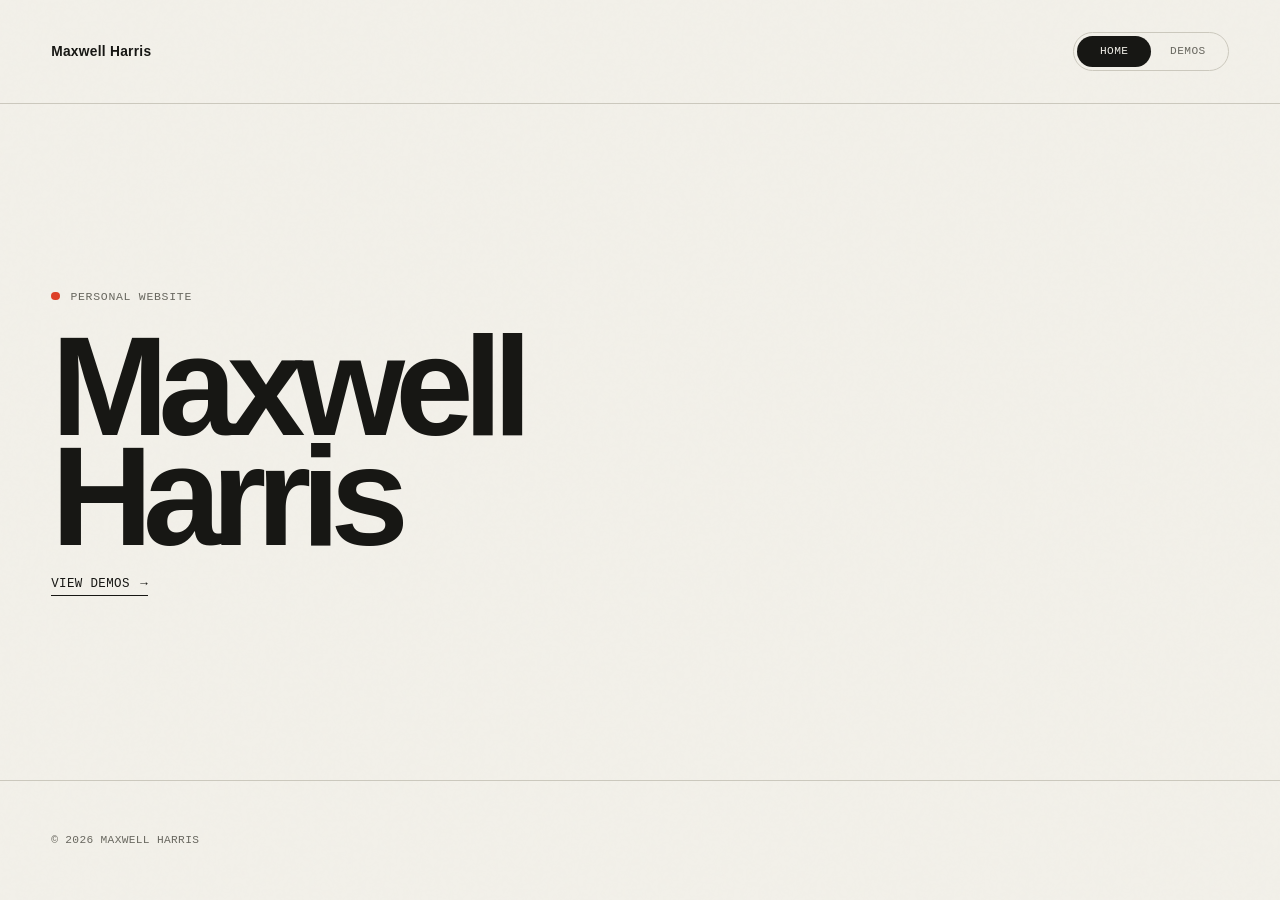
<file: index.html>
<!doctype html>
<html lang="en">
  <head>
    <meta charset="utf-8" />
    <meta name="viewport" content="width=device-width, initial-scale=1" />

    <title>Maxwell Harris</title>
    <meta name="description" content="The personal website of Maxwell Harris." />
    <meta name="theme-color" content="#f2f0e9" />

    <meta property="og:type" content="website" />
    <meta property="og:url" content="https://mjrharris.com/" />
    <meta property="og:title" content="Maxwell Harris" />
    <meta property="og:description" content="The personal website of Maxwell Harris." />

    <link rel="canonical" href="https://mjrharris.com/" />
    <link rel="icon" href="/assets/favicon.svg" type="image/svg+xml" />
    <link rel="manifest" href="/site.webmanifest" />
    <link rel="stylesheet" href="/styles.css" />
    <script src="/scripts/site.js" defer></script>
  </head>

  <body class="home-page">
    <a class="skip-link" href="#main">Skip to content</a>

    <header class="site-header">
      <a class="site-name" href="/">Maxwell Harris</a>

      <nav class="page-picker" aria-label="Pages">
        <a class="is-active" href="/" aria-current="page">Home</a>
        <a href="/demos/">Demos</a>
      </nav>
    </header>

    <main id="main">
      <section class="home-hero" aria-labelledby="hero-heading">
        <p class="eyebrow">Personal website</p>
        <h1 id="hero-heading">Maxwell<br />Harris</h1>
        <a class="text-link" href="/demos/">
          View demos
          <span aria-hidden="true">→</span>
        </a>
      </section>
    </main>

    <footer class="site-footer">
      <p>© <span id="year">2026</span> Maxwell Harris</p>
    </footer>
  </body>
</html>
</file>
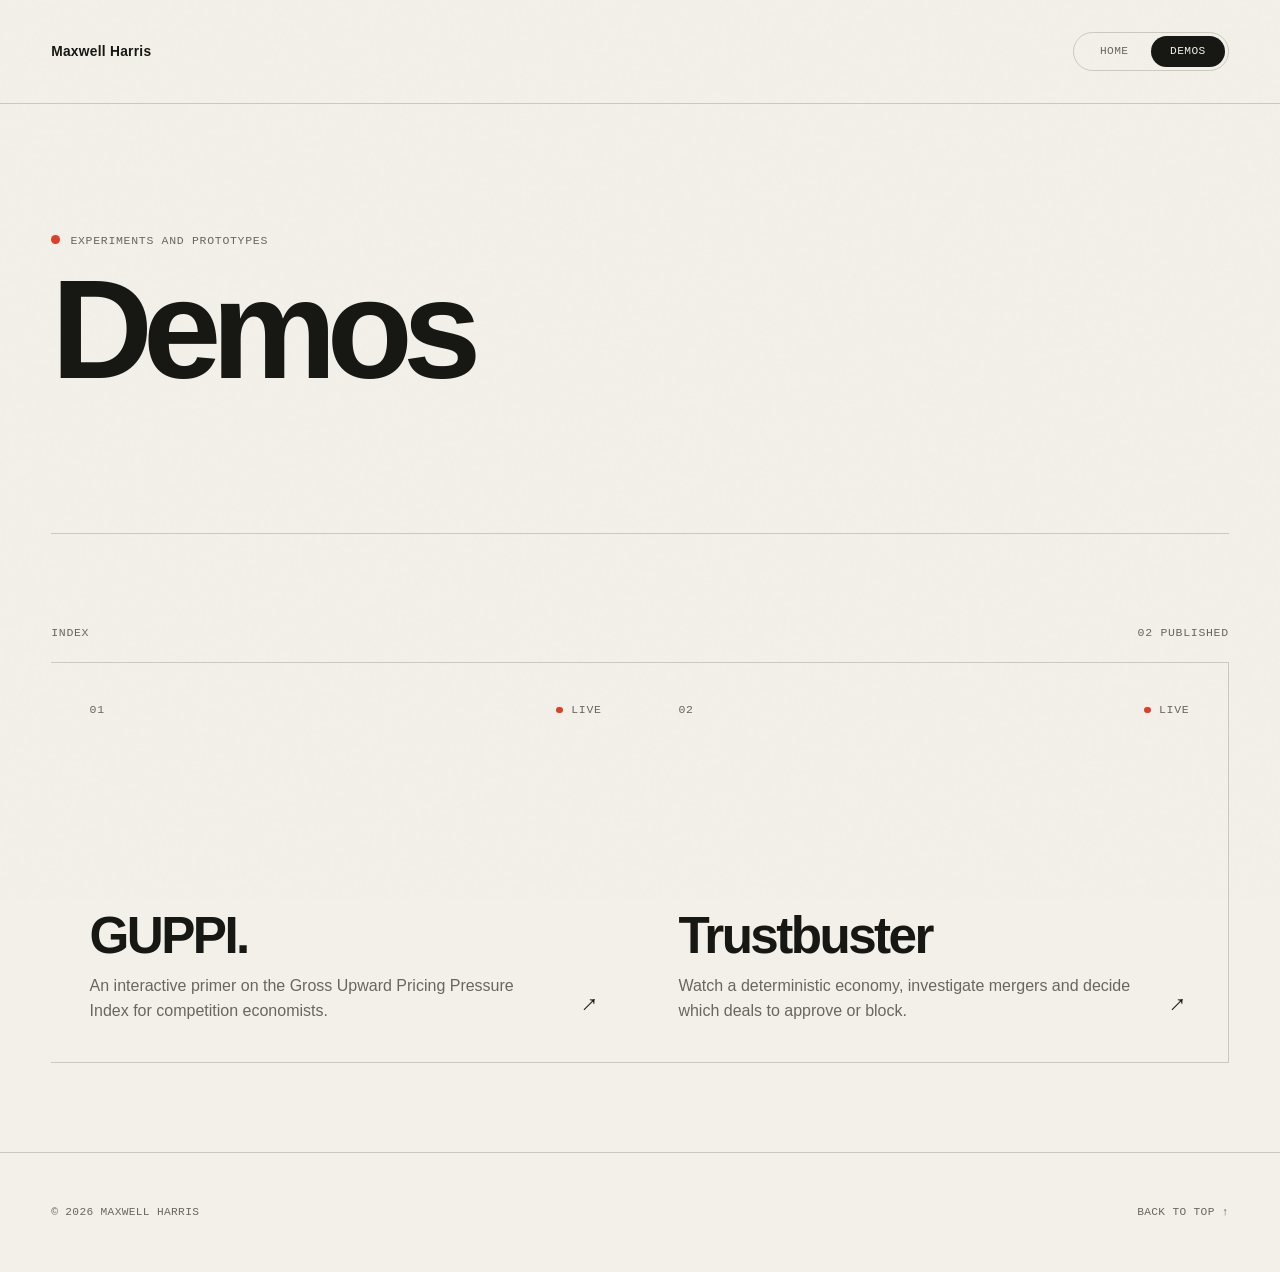
<file: demos/index.html>
<!doctype html>
<html lang="en">
  <head>
    <meta charset="utf-8" />
    <meta name="viewport" content="width=device-width, initial-scale=1" />

    <title>Demos — Maxwell Harris</title>
    <meta
      name="description"
      content="Interactive demos, small tools and working prototypes by Maxwell Harris."
    />
    <meta name="theme-color" content="#f2f0e9" />

    <meta property="og:type" content="website" />
    <meta property="og:url" content="https://mjrharris.com/demos/" />
    <meta property="og:title" content="Demos — Maxwell Harris" />
    <meta
      property="og:description"
      content="Interactive demos, small tools and working prototypes."
    />

    <link rel="canonical" href="https://mjrharris.com/demos/" />
    <link rel="icon" href="/assets/favicon.svg" type="image/svg+xml" />
    <link rel="manifest" href="/site.webmanifest" />
    <link rel="stylesheet" href="/styles.css" />
    <script src="/scripts/site.js" defer></script>
  </head>

  <body class="demos-page">
    <a class="skip-link" href="#main">Skip to content</a>

    <header class="site-header">
      <a class="site-name" href="/">Maxwell Harris</a>

      <nav class="page-picker" aria-label="Pages">
        <a href="/">Home</a>
        <a class="is-active" href="/demos/" aria-current="page">Demos</a>
      </nav>
    </header>

    <main id="main">
      <section class="demos-intro" aria-labelledby="demos-heading">
        <p class="eyebrow">Experiments and prototypes</p>
        <h1 id="demos-heading">Demos</h1>
      </section>

      <section class="demo-index" aria-label="Published demos">
        <div class="demo-index-heading">
          <p>Index</p>
          <p id="demo-count" aria-live="polite"></p>
        </div>

        <div id="demo-grid" class="demo-grid">
          <noscript>
            <p class="empty-state">Enable JavaScript to view the demo index.</p>
          </noscript>
        </div>
      </section>
    </main>

    <footer class="site-footer">
      <p>© <span id="year">2026</span> Maxwell Harris</p>
      <a class="back-to-top" href="#main">Back to top <span aria-hidden="true">↑</span></a>
    </footer>
  </body>
</html>
</file>
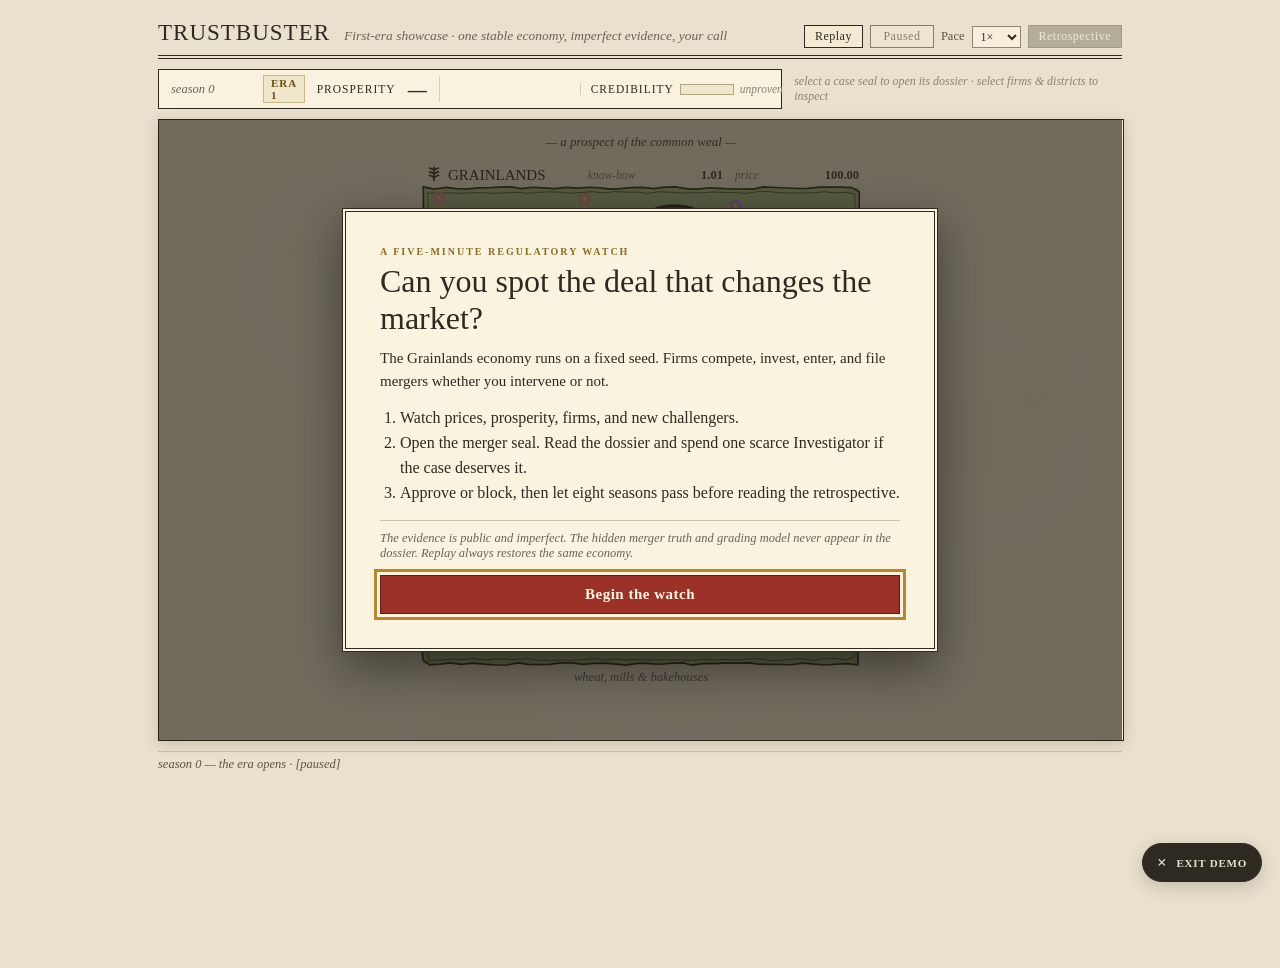
<file: demos/trustbuster/index.html>
<!doctype html>
<html lang="en">
  <head>
    <meta charset="UTF-8" />
    <meta name="viewport" content="width=device-width, initial-scale=1.0" />
    <link rel="icon" href="data:image/svg+xml,%3Csvg xmlns='http://www.w3.org/2000/svg' viewBox='0 0 64 64'%3E%3Crect width='64' height='64' rx='8' fill='%232e2a22'/%3E%3Cpath d='M14 14h36v8H36v30h-8V22H14z' fill='%23e9e1cd'/%3E%3C/svg%3E" />
    <title>Trustbuster — Maxwell Harris</title>
    <meta
      name="description"
      content="A five-minute regulatory watch: investigate mergers in a deterministic economy and decide which deals to approve or block."
    />
    <meta name="theme-color" content="#e9e1cd" />
    <meta property="og:type" content="website" />
    <meta property="og:url" content="https://mjrharris.com/demos/trustbuster/" />
    <meta property="og:title" content="Trustbuster" />
    <meta
      property="og:description"
      content="Watch a deterministic economy, investigate mergers and decide which deals to approve or block."
    />
    <link rel="canonical" href="https://mjrharris.com/demos/trustbuster/" />
    <style>
      /* Register-of-Markets look: aged paper, iron-gall ink, square rules. */
      body {
        margin: 0;
        background: #e9e1cd;
        font-family: "Old Standard TT", Georgia, serif;
        color: #2e2a22;
      }
      a {
        color: #7a5c1e;
      }
      a:hover {
        color: #4a3a12;
      }
      .demo-exit {
        position: fixed;
        right: 18px;
        bottom: 18px;
        z-index: 9999;
        display: inline-flex;
        align-items: center;
        gap: 9px;
        padding: 10px 14px;
        border: 1px solid #2e2a22;
        border-radius: 999px;
        background: #2e2a22;
        color: #e9e1cd;
        box-shadow: 0 5px 18px rgba(46, 42, 34, 0.2);
        font-family: Georgia, serif;
        font-size: 11px;
        font-weight: 700;
        letter-spacing: 0.07em;
        text-decoration: none;
        text-transform: uppercase;
        transition: background 0.15s ease, color 0.15s ease, transform 0.15s ease;
      }
      .demo-exit:hover,
      .demo-exit:focus-visible {
        background: #7a5c1e;
        color: #f7efdb;
        transform: translateY(-2px);
      }
      .demo-exit-mark {
        font-size: 17px;
        line-height: 1;
      }
      button,
      input,
      select {
        font-family: "Old Standard TT", Georgia, serif;
        color: #2e2a22;
      }
      [hidden] {
        display: none !important;
      }
      @media (max-width: 520px) {
        .demo-exit {
          right: 12px;
          bottom: 12px;
          padding: 9px 12px;
        }
        .demo-exit-label {
          position: absolute;
          width: 1px;
          height: 1px;
          padding: 0;
          margin: -1px;
          overflow: hidden;
          clip: rect(0, 0, 0, 0);
          white-space: nowrap;
          border: 0;
        }
      }
      button:focus-visible,
      select:focus-visible,
      .ccard:focus-visible,
      a:focus-visible {
        outline: 3px solid #b8862b;
        outline-offset: 3px;
      }
      button:disabled,
      select:disabled {
        cursor: not-allowed;
        opacity: 0.55;
      }
      #page {
        min-height: 100vh;
        padding: 20px 0 48px;
        display: flex;
        justify-content: center;
      }
      #column {
        width: 964px;
        max-width: 96vw;
        display: flex;
        flex-direction: column;
        gap: 10px;
      }
      /* ---- masthead ---- */
      #masthead {
        display: flex;
        align-items: baseline;
        gap: 14px;
        border-bottom: 4px double #2e2a22;
        padding-bottom: 7px;
        flex-wrap: wrap;
      }
      #masthead .title {
        font-family: "Rye", serif;
        font-size: 23px;
        font-weight: 400;
        letter-spacing: 1px;
        margin: 0;
      }
      #masthead .tagline {
        font-style: italic;
        font-size: 13.5px;
        color: #6b6353;
      }
      #masthead .tagline a {
        font-size: 12px;
      }
      .controls {
        margin-left: auto;
        display: flex;
        gap: 7px;
        align-items: center;
        font-size: 12.5px;
        flex-wrap: wrap;
      }
      .controls label {
        display: flex;
        gap: 5px;
        align-items: center;
        color: #5c5443;
      }
      .controls input {
        background: #f7efdb;
        border: 1px solid #8d8571;
        padding: 2px 5px;
        font-size: 12px;
      }
      .controls select {
        background: #f7efdb;
        border: 1px solid #8d8571;
        padding: 2px 4px;
        font-size: 12px;
      }
      .controls button {
        background: #f2ead3;
        border: 1.3px solid #2e2a22;
        padding: 3px 10px;
        font-size: 12px;
        cursor: pointer;
        letter-spacing: 0.5px;
      }
      .controls button:hover {
        background: #e9dfc2;
      }
      .controls #pause {
        min-width: 64px;
      }
      .controls #finish {
        background: #9c3227;
        color: #f7efdb;
        border-color: #5e1d16;
      }
      .controls #finish:hover {
        background: #7f281f;
      }
      .controls #finish:disabled {
        background: #8a8371;
        border-color: #6b6353;
      }
      /* ---- vitality HUD row ---- */
      #hud-row {
        display: flex;
        align-items: center;
        gap: 12px;
      }
      #hud {
        position: relative;
        display: inline-flex;
        align-items: center;
        background: #f9f2df;
        border: 1.4px solid #2e2a22;
        padding: 5px 12px;
        font-size: 12.5px;
        cursor: default;
      }
      #hud .hud-main {
        display: flex;
        align-items: center;
        gap: 12px;
      }
      #hud .hud-season {
        color: #6b6353;
        min-width: 80px;
        font-style: italic;
      }
      /* Era chip (era state machine): a counter beside the season. */
      #hud .hud-era {
        letter-spacing: 1px;
        font-size: 11px;
        font-weight: 700;
        color: #6b4e12;
        background: #efe6cc;
        border: 1px solid #c9b98a;
        padding: 1px 7px;
      }
      /* Transient banner shown the season an era advances; auto-dismisses. */
      #hud .hud-era-banner {
        position: absolute;
        bottom: calc(100% + 6px);
        left: -1.4px;
        z-index: 30;
        background: #6b4e12;
        color: #f9f2df;
        border: 1.4px solid #2e2a22;
        padding: 5px 12px;
        font-size: 12px;
        font-weight: 700;
        letter-spacing: 1px;
        white-space: nowrap;
        box-shadow: 0 2px 6px rgba(46, 42, 34, 0.3);
      }
      #hud .hud-era-banner[hidden] {
        display: none;
      }
      #hud .hud-vit-label {
        letter-spacing: 1px;
        font-size: 11.5px;
      }
      #hud .hud-vit {
        font-size: 19px;
        line-height: 1;
      }
      #hud .hud-spark {
        display: block;
        border-left: 1px solid #d8cdae;
        padding-left: 8px;
        width: 120px;
        height: 26px;
      }
      /* Credibility meter (M4): the judgment record, display-only. */
      #hud .hud-cred {
        display: flex;
        align-items: center;
        gap: 6px;
        border-left: 1px solid #d8cdae;
        padding-left: 10px;
      }
      #hud .hud-cred-label {
        letter-spacing: 1px;
        font-size: 11.5px;
      }
      #hud .hud-cred-bar {
        position: relative;
        width: 52px;
        height: 9px;
        background: #efe6cc;
        border: 1px solid #b1a582;
        overflow: hidden;
      }
      #hud .hud-cred-fill {
        display: block;
        height: 100%;
        width: 0;
        background: #7a5c1e;
        transition: width 0.5s ease;
      }
      #hud .hud-cred-val {
        font-size: 13px;
        font-weight: 700;
        min-width: 20px;
      }
      #hud .hud-cred.is-unproven .hud-cred-val {
        font-weight: 400;
        font-style: italic;
        color: #8a8371;
        font-size: 11.5px;
      }
      #hud .hud-sub {
        display: none;
        position: absolute;
        top: 100%;
        left: -1.4px;
        z-index: 25;
        background: #f9f2df;
        border: 1.4px solid #2e2a22;
        border-top: none;
        padding: 7px 12px;
        white-space: nowrap;
        font-size: 12px;
      }
      #hud:hover .hud-sub {
        display: block;
      }
      #hud .hud-sub table {
        border-collapse: collapse;
      }
      #hud .hud-sub td {
        padding: 1px 0 1px 12px;
        color: #4a4436;
      }
      #hud .hud-sub td:first-child {
        padding-left: 0;
      }
      #hud .hud-sub td:nth-child(2) {
        font-weight: 700;
        text-align: right;
      }
      #hud .hud-sub td:last-child {
        color: #8a8371;
        font-style: italic;
      }
      #hud-row .hint {
        font-size: 12px;
        font-style: italic;
        color: #8a8371;
      }
      /* ---- the map ---- */
      #stage {
        position: relative;
        width: 964px;
        max-width: 100%;
      }
      canvas {
        max-width: 100%;
      }
      #map {
        display: block;
        width: 100%;
        height: auto;
        border: 1.6px solid #2e2a22;
        background: #f3ead6;
        box-shadow: 0 3px 14px rgba(60, 45, 15, 0.18);
      }
      /* ---- deliberate showcase entry ---- */
      #welcome {
        position: absolute;
        inset: 0;
        z-index: 40;
        display: grid;
        place-items: center;
        padding: 24px;
        background: rgba(35, 30, 21, 0.62);
      }
      .welcome-sheet {
        width: min(520px, calc(100% - 32px));
        max-height: calc(100% - 32px);
        overflow-y: auto;
        background: #faf3e0;
        border: 4px double #2e2a22;
        box-shadow: 0 16px 44px rgba(0, 0, 0, 0.42);
        padding: clamp(20px, 4vw, 34px);
      }
      .welcome-kicker {
        margin: 0 0 6px;
        color: #8a6d1f;
        font-size: 10px;
        font-weight: 700;
        letter-spacing: 2px;
        text-transform: uppercase;
      }
      .welcome-sheet h2 {
        margin: 0;
        font-family: "Rye", serif;
        font-size: clamp(23px, 5vw, 32px);
        font-weight: 400;
      }
      .welcome-lead {
        margin: 10px 0 14px;
        font-size: 15px;
        line-height: 1.5;
      }
      .welcome-steps {
        margin: 0;
        padding-left: 20px;
        line-height: 1.55;
      }
      .welcome-note {
        margin: 14px 0;
        padding-top: 10px;
        border-top: 1px solid #cfc3a2;
        color: #6b6353;
        font-size: 12.5px;
        font-style: italic;
      }
      #start {
        width: 100%;
        border: 1.5px solid #5e1d16;
        background: #9c3227;
        color: #fff8e6;
        padding: 10px 16px;
        font-size: 15px;
        font-weight: 700;
        letter-spacing: 0.5px;
        cursor: pointer;
      }
      #start:hover {
        background: #7f281f;
      }
      /* ---- tap panel ---- */
      #panel {
        position: absolute;
        top: 12px;
        right: 12px;
        width: 270px;
        background: #f9f2df;
        border: 1.4px solid #2e2a22;
        box-shadow: 0 4px 14px rgba(46, 36, 16, 0.3);
        padding: 10px 13px;
        font-size: 12.5px;
        line-height: 1.55;
        z-index: 12;
      }
      #panel .p-head {
        display: flex;
        align-items: center;
        gap: 7px;
        font-size: 14px;
        border-bottom: 1px solid #d8cdae;
        padding-bottom: 4px;
        margin-bottom: 5px;
      }
      #panel .p-close {
        margin-left: auto;
        border: none;
        background: none;
        font-size: 16px;
        cursor: pointer;
        color: #6b6353;
        line-height: 1;
      }
      #panel .p-sub {
        color: #6b6353;
        font-style: italic;
        margin-bottom: 6px;
      }
      #panel .p-label {
        margin-top: 8px;
        font-weight: 700;
        color: #4a4436;
        font-size: 11.5px;
        letter-spacing: 0.5px;
        text-transform: uppercase;
      }
      #panel table {
        width: 100%;
        border-collapse: collapse;
      }
      #panel td {
        padding: 0;
        vertical-align: top;
      }
      #panel td:first-child {
        color: #6b6353;
        padding-right: 10px;
        white-space: nowrap;
      }
      #panel td:last-child {
        text-align: right;
      }
      #panel ul {
        margin: 2px 0 0;
        padding-left: 0;
        list-style: none;
      }
      #panel li {
        margin: 1px 0;
      }
      .chip {
        display: inline-block;
        width: 10px;
        height: 10px;
        border-radius: 50%;
        border: 1px solid rgba(0, 0, 0, 0.4);
        margin-right: 5px;
        vertical-align: -1px;
      }
      /* concentration meter: a shade gauge from contested to monopolized */
      .gauge {
        position: relative;
        height: 12px;
        border: 1px solid #6f674f;
        background: linear-gradient(90deg, #a8bd72 0%, #cdc25a 35%, #c97b3d 65%, #6e4550 100%);
        margin: 3px 0 7px;
      }
      .gauge-pin {
        position: absolute;
        top: -3px;
        width: 2px;
        height: 18px;
        background: #191510;
      }
      /* ---- docket chips: queued cases, unobtrusive ---- */
      #chips {
        position: absolute;
        left: 10px;
        bottom: 10px;
        display: flex;
        flex-direction: column;
        gap: 6px;
        z-index: 14;
      }
      .chip-case {
        background: rgba(249, 242, 223, 0.95);
        border: 1.3px solid #8a6d1f;
        padding: 4px 12px;
        font-size: 12px;
        font-family: inherit;
        cursor: pointer;
        box-shadow: 0 2px 6px rgba(60, 50, 20, 0.25);
        display: flex;
        gap: 8px;
        align-items: center;
      }
      .chip-case:hover {
        background: #f4e8c8;
      }
      .chip-seal {
        color: #8a6d1f;
        font-weight: 700;
      }
      .chip-count {
        color: #9c3227;
        font-weight: 700;
        min-width: 26px;
        text-align: right;
      }
      /* ---- the cover card (Tinder grammar) ---- */
      #card-holder {
        position: absolute;
        left: 50%;
        top: 47%;
        transform: translate(-50%, -50%);
        z-index: 20;
      }
      .ccard {
        width: 312px;
        background: #faf3e0;
        border: 1.5px solid #2e2a22;
        box-shadow: 0 12px 30px rgba(46, 36, 16, 0.38);
        padding: 13px 15px 9px;
        font-size: 12.5px;
        position: relative;
        cursor: grab;
        touch-action: none;
        user-select: none;
        transition: transform 0.25s ease;
      }
      .ccard-frame {
        position: absolute;
        inset: 3px;
        border: 1px solid rgba(46, 42, 34, 0.35);
        pointer-events: none;
      }
      .ccard-dragging {
        transition: none;
        cursor: grabbing;
      }
      .ccard-fly-right {
        transition:
          transform 0.35s ease-in,
          opacity 0.35s ease-in;
        transform: translate(460px, -40px) rotate(20deg) !important;
        opacity: 0;
      }
      .ccard-fly-left {
        transition:
          transform 0.35s ease-in,
          opacity 0.35s ease-in;
        transform: translate(-460px, -40px) rotate(-20deg) !important;
        opacity: 0;
      }
      .ccard-fade {
        transition: opacity 0.4s;
        opacity: 0;
      }
      .ccard-expired {
        pointer-events: none;
      }
      .ccard-eyebrow {
        text-align: center;
        font-size: 10px;
        letter-spacing: 2.5px;
        color: #8a8371;
        margin-bottom: 6px;
      }
      .ccard-ring {
        position: absolute;
        top: -17px;
        right: -17px;
        width: 46px;
        height: 46px;
        background: #faf3e0;
        border-radius: 50%;
        border: 1.4px solid #2e2a22;
        box-shadow: 0 2px 7px rgba(46, 36, 16, 0.35);
      }
      .ccard-ring svg {
        position: absolute;
        inset: 0;
        width: 100%;
        height: 100%;
      }
      .ccard-ring-track {
        fill: none;
        stroke: #e2d7ba;
        stroke-width: 4;
      }
      .ccard-ring-arc {
        fill: none;
        stroke-width: 4;
        stroke-linecap: round;
        transform: rotate(-90deg);
        transform-origin: center;
      }
      .ccard-ring-num {
        position: absolute;
        inset: 0;
        display: flex;
        align-items: center;
        justify-content: center;
        font-size: 11.5px;
        font-weight: 700;
      }
      .ccard-head {
        display: flex;
        gap: 9px;
        align-items: center;
      }
      .crest {
        width: 26px;
        height: 26px;
        border-radius: 50%;
        border: 1.2px solid rgba(0, 0, 0, 0.45);
        color: #faf3e0;
        display: inline-flex;
        align-items: center;
        justify-content: center;
        font-weight: 700;
        flex: none;
        text-shadow: 0 1px 1px rgba(0, 0, 0, 0.4);
      }
      .ccard-names {
        flex: 1;
        text-align: center;
        line-height: 1.3;
        font-size: 13px;
      }
      .ccard-verb {
        display: block;
        color: #6b6353;
        font-size: 10.5px;
        font-style: italic;
      }
      .ccard-sub {
        text-align: center;
        color: #6b6353;
        margin: 6px 0 2px;
        font-size: 12px;
      }
      .ccard-quote {
        margin: 7px 0;
        padding: 6px 9px;
        background: #f2e9d0;
        border-left: 3px solid #b8862b;
        font-style: italic;
        font-family: "IM Fell English", serif;
        font-size: 13px;
      }
      .ccard-attrib {
        display: block;
        font-style: normal;
        font-family: "Old Standard TT", serif;
        color: #8a8371;
        font-size: 10.5px;
        margin-top: 3px;
        text-align: right;
      }
      .ccard-label {
        font-weight: 700;
        color: #4a4436;
        margin-top: 7px;
        font-size: 10.5px;
        letter-spacing: 1.5px;
        text-transform: uppercase;
      }
      .ccard-map {
        width: 100%;
        display: block;
        margin-top: 3px;
        border: 1px solid #b9ae8e;
      }
      .ccard-nums table {
        width: 100%;
        border-collapse: collapse;
        margin-top: 2px;
      }
      .ccard-nums td {
        padding: 0;
      }
      .ccard-nums td:first-child {
        color: #6b6353;
      }
      .ccard-nums td:last-child {
        text-align: right;
      }
      .ccard-gauge {
        margin-top: 5px;
        margin-bottom: 0;
      }
      .ccard-pin-post {
        background: #9c3227;
      }
      .ccard-actions {
        display: flex;
        justify-content: space-between;
        margin-top: 11px;
        gap: 9px;
      }
      .ccard-btn {
        flex: 1;
        padding: 6px 0;
        font-family: inherit;
        font-size: 12.5px;
        cursor: pointer;
        letter-spacing: 1px;
      }
      .ccard-btn-block {
        border: 1.3px solid #5e1d16;
        background: #f2e3dd;
        color: #5e1d16;
      }
      .ccard-btn-block:hover {
        background: #ecd3ca;
      }
      .ccard-btn-approve {
        border: 1.3px solid #3d5024;
        background: #e8ecd6;
        color: #3d5024;
      }
      .ccard-btn-approve:hover {
        background: #dde4c2;
      }
      .ccard-hint {
        text-align: center;
        color: #8a8371;
        font-size: 10.5px;
        margin-top: 6px;
        font-style: italic;
      }
      .ccard-ghost {
        position: absolute;
        top: 38%;
        font-size: 26px;
        font-weight: 700;
        letter-spacing: 2px;
        opacity: 0;
        pointer-events: none;
        padding: 4px 10px;
        border: 3px solid;
      }
      .ccard-ghost-approve {
        left: 14px;
        color: #3d5024;
        border-color: #3d5024;
        transform: rotate(-12deg);
      }
      .ccard-ghost-block {
        right: 14px;
        color: #9c3227;
        border-color: #9c3227;
        transform: rotate(12deg);
      }
      .ccard-stamp {
        position: absolute;
        left: 8px;
        right: 8px;
        top: 42%;
        text-align: center;
        font-weight: 700;
        color: #9c3227;
        border: 3px solid #9c3227;
        padding: 8px 4px;
        transform: rotate(-8deg);
        background: rgba(250, 243, 224, 0.94);
        font-size: 13.5px;
        letter-spacing: 1px;
      }
      /* ---- the dossier: evidence cards paged under the cover card ---- */
      .ecards {
        width: 312px;
        margin-top: 12px;
        font-size: 12.5px;
        color: #332b1f;
      }
      .ecards-tabs {
        display: flex;
        gap: 4px;
      }
      .ecards-tab {
        flex: 1;
        padding: 6px 2px;
        font-family: inherit;
        font-size: 11px;
        letter-spacing: 0.5px;
        cursor: pointer;
        color: #6b6353;
        background: #ece2c6;
        border: 1.3px solid #b9ae8e;
        border-bottom: none;
        border-radius: 3px 3px 0 0;
      }
      .ecards-tab:hover {
        background: #f0e7ce;
      }
      .ecards-tab.is-active {
        color: #2e2a22;
        font-weight: 700;
        background: #faf3e0;
        border-color: #2e2a22;
      }
      /* the stack: the live card on top, two paper edges peeking behind it */
      .ecards-stackwrap {
        position: relative;
      }
      .ecards-stackwrap::before,
      .ecards-stackwrap::after {
        content: "";
        position: absolute;
        inset: 0;
        background: #f3ead2;
        border: 1.5px solid #2e2a22;
        z-index: -1;
      }
      .ecards-stackwrap::before {
        transform: translate(3px, 4px) rotate(0.6deg);
        opacity: 0.55;
      }
      .ecards-stackwrap::after {
        transform: translate(6px, 8px) rotate(1.2deg);
        opacity: 0.3;
      }
      .ecards-view {
        position: relative;
        background: #faf3e0;
        border: 1.5px solid #2e2a22;
        min-height: 132px;
        padding: 9px 12px 11px;
      }
      .ecard-doc {
        text-transform: uppercase;
        letter-spacing: 2px;
        font-size: 9.5px;
        color: #8a8371;
        text-align: center;
        border-bottom: 1px solid #d8cca8;
        padding-bottom: 4px;
        margin-bottom: 7px;
      }
      .ecard-quote {
        margin: 4px 0;
        font-style: italic;
        font-family: "IM Fell English", serif;
        font-size: 13px;
        line-height: 1.35;
      }
      .ecard-attrib {
        display: block;
        font-style: normal;
        font-family: "Old Standard TT", serif;
        color: #8a8371;
        font-size: 10.5px;
        margin-top: 2px;
        text-align: right;
      }
      .ecard-line {
        margin: 6px 0 0;
        line-height: 1.4;
      }
      .ecard-caretaker {
        padding: 5px 8px;
        background: #f2e9d0;
        border-left: 3px solid #b8862b;
        font-style: italic;
      }
      .ecard-tell {
        margin: 9px 0 0;
        color: #6b6353;
        font-style: italic;
        font-size: 11.5px;
        border-top: 1px dotted #d8cca8;
        padding-top: 6px;
      }
      .ecard-voice {
        margin-bottom: 7px;
      }
      .ecard-voice + .ecard-voice {
        border-top: 1px dotted #d8cca8;
        padding-top: 5px;
      }
      .ecard-voice-consumer {
        border-left: 3px solid #c79b28;
        padding-left: 7px;
      }
      .ecard-src {
        display: block;
        text-transform: uppercase;
        letter-spacing: 1px;
        font-size: 9px;
        color: #8a8371;
      }
      .ecard-lede {
        color: #6b6353;
      }
      .ecard-record {
        margin: 5px 0 0;
        padding-left: 18px;
        line-height: 1.5;
      }
      .ecard-record li {
        margin-bottom: 2px;
      }
      .ecard-damning {
        color: #9c3227;
      }
      .ecards-foot {
        display: flex;
        align-items: center;
        gap: 8px;
        margin-top: 6px;
      }
      .ecards-nav {
        font-family: inherit;
        font-size: 15px;
        line-height: 1;
        width: 26px;
        padding: 2px 0;
        cursor: pointer;
        color: #4a4436;
        background: #ece2c6;
        border: 1.2px solid #b9ae8e;
        border-radius: 3px;
      }
      .ecards-nav:hover {
        background: #f0e7ce;
      }
      .ecards-dots {
        display: flex;
        gap: 5px;
      }
      .ecards-dot {
        width: 6px;
        height: 6px;
        border-radius: 50%;
        background: #d0c4a2;
      }
      .ecards-dot.is-active {
        background: #7a5c1e;
      }
      .ecards-free {
        margin-left: auto;
        color: #8a8371;
        font-style: italic;
        font-size: 10px;
      }
      /* ---- The Dig: investigator roster + revealed finds ---- */
      .dig-intro {
        margin: 2px 0 9px;
        line-height: 1.4;
      }
      .dig-roster {
        display: flex;
        gap: 6px;
      }
      .dig-cell {
        flex: 1;
        display: flex;
        flex-direction: column;
        align-items: center;
        gap: 3px;
        padding: 7px 3px 6px;
        text-align: center;
        border: 1.3px solid #b9ae8e;
        border-radius: 3px;
        background: #f3ead2;
        font-family: inherit;
        color: #4a4436;
      }
      .dig-free {
        cursor: pointer;
        border-color: #3d5024;
        background: #e8ecd6;
      }
      .dig-free:hover {
        background: #dde4c2;
      }
      .dig-busy {
        opacity: 0.62;
      }
      .dig-crest {
        width: 30px;
        height: 30px;
        border-radius: 50%;
        border: 1.2px solid rgba(0, 0, 0, 0.45);
        color: #faf3e0;
        display: inline-flex;
        align-items: center;
        justify-content: center;
        font-weight: 700;
        font-size: 14px;
        text-shadow: 0 1px 1px rgba(0, 0, 0, 0.4);
      }
      .dig-busy .dig-crest {
        filter: grayscale(0.7);
      }
      .dig-name {
        font-size: 10.5px;
        line-height: 1.15;
      }
      .dig-status {
        font-size: 9px;
        text-transform: uppercase;
        letter-spacing: 0.5px;
        color: #8a8371;
      }
      .dig-status-free {
        color: #3d5024;
        font-weight: 700;
      }
      .dig-foot {
        margin: 8px 0 0;
        font-style: italic;
        font-size: 11px;
        color: #6b6353;
        text-align: center;
      }
      .dig-finds {
        margin-top: 4px;
      }
      .dig-find {
        margin-top: 7px;
        padding-top: 6px;
        border-top: 1px dotted #d8cca8;
      }
      .dig-find:first-child {
        margin-top: 0;
        padding-top: 0;
        border-top: none;
      }
      .dig-find .ecard-quote {
        margin: 2px 0 0;
      }
      .dig-find.is-gun {
        border-left: 3px solid #9c3227;
        padding-left: 8px;
        background: #f3e1dc;
      }
      .dig-find.is-gun .ecard-src {
        color: #9c3227;
      }
      .dig-find.is-harm {
        border-left: 3px solid #b8862b;
        padding-left: 8px;
      }
      .dig-find.is-fine {
        border-left: 3px solid #3d5024;
        padding-left: 8px;
      }
      .dig-find.is-mundane {
        color: #8a8371;
      }
      /* ---- end-of-run scorecard ---- */
      #scorecard {
        position: absolute;
        inset: 0;
        background: rgba(40, 34, 20, 0.5);
        display: flex;
        align-items: center;
        justify-content: center;
        z-index: 30;
      }
      #scorecard[hidden] {
        display: none;
      }
      .sc-box {
        width: 560px;
        max-width: 94%;
        background: #faf3e0;
        border: 1.5px solid #2e2a22;
        padding: 16px 20px;
        font-size: 13px;
        box-shadow: 0 12px 34px rgba(0, 0, 0, 0.4);
        position: relative;
      }
      .sc-frame {
        position: absolute;
        inset: 4px;
        border: 1px solid rgba(46, 42, 34, 0.3);
        pointer-events: none;
      }
      .sc-eyebrow {
        text-align: center;
        font-size: 10px;
        letter-spacing: 3px;
        color: #8a8371;
      }
      .sc-head {
        text-align: center;
        font-family: "Rye", serif;
        font-size: 17px;
        margin: 3px 0 2px;
        font-weight: 400;
      }
      .sc-verdict {
        text-align: center;
        font-style: italic;
        color: #4a4436;
        margin: 6px 0 10px;
        font-size: 13.5px;
      }
      .sc-bars {
        display: flex;
        flex-direction: column;
        gap: 8px;
      }
      .sc-row {
        display: grid;
        grid-template-columns: 172px 1fr 46px;
        gap: 7px;
        align-items: center;
      }
      .sc-name {
        white-space: nowrap;
      }
      .sc-you .sc-name {
        font-weight: 700;
      }
      .sc-bar {
        height: 12px;
        background: #efe6cc;
        border: 1px solid #cabf9f;
        overflow: hidden;
        display: block;
      }
      .sc-fill {
        display: block;
        height: 100%;
        background: #a8bd72;
      }
      .sc-you .sc-fill {
        background: #7a5c1e;
      }
      .sc-val {
        text-align: right;
        font-weight: 700;
      }
      .sc-detail {
        grid-column: 1 / -1;
        color: #8a8371;
        font-size: 10.5px;
        margin: -6px 0 0;
        font-style: italic;
      }
      .sc-note {
        color: #8a8371;
        font-size: 10.5px;
        margin-top: 8px;
        font-style: italic;
      }
      .sc-label {
        font-weight: 700;
        margin-top: 9px;
        font-size: 11px;
        letter-spacing: 1px;
        text-transform: uppercase;
      }
      .sc-log {
        margin: 2px 0 0;
        padding-left: 0;
        list-style: none;
        font-size: 12px;
      }
      .sc-actions {
        display: flex;
        gap: 9px;
        margin-top: 13px;
      }
      .sc-actions button {
        flex: 1;
        padding: 7px;
        font-family: inherit;
        cursor: pointer;
        border: 1.3px solid #2e2a22;
        background: #f2ead3;
        font-size: 12.5px;
        letter-spacing: 0.5px;
      }
      .sc-actions button:hover {
        background: #e9dfc2;
      }
      /* ---- era-end newspaper (M4 §3): the teacher ---- */
      #newspaper {
        position: absolute;
        inset: 0;
        background: rgba(40, 34, 20, 0.55);
        display: flex;
        align-items: center;
        justify-content: center;
        z-index: 28;
        padding: 16px;
      }
      #newspaper[hidden] {
        display: none;
      }
      .news-box {
        width: 720px;
        max-width: 96%;
        max-height: 92%;
        overflow-y: auto;
        background: #f5ecd6;
        border: 1.5px solid #2e2a22;
        box-shadow: 0 14px 40px rgba(0, 0, 0, 0.45);
        padding: 18px 22px 16px;
        color: #26221a;
      }
      .news-masthead {
        text-align: center;
        border-bottom: 4px double #2e2a22;
        padding-bottom: 8px;
        margin-bottom: 10px;
      }
      .news-title {
        font-family: "Rye", serif;
        font-size: 30px;
        letter-spacing: 1px;
        line-height: 1.05;
      }
      .news-rule {
        height: 1px;
        background: #2e2a22;
        margin: 5px 0 4px;
      }
      .news-dateline {
        font-style: italic;
        font-size: 12px;
        color: #6b6353;
      }
      .news-columns {
        display: grid;
        grid-template-columns: 1fr 1fr;
        gap: 18px;
      }
      .news-head {
        font-family: "Rye", serif;
        font-weight: 400;
        font-size: 15px;
        margin: 0 0 7px;
        border-bottom: 1px solid #c9bd9b;
        padding-bottom: 4px;
      }
      .news-lead {
        border-right: 1px solid #d3c8a6;
        padding-right: 16px;
      }
      .news-grade {
        float: left;
        display: flex;
        flex-direction: column;
        align-items: center;
        margin: 0 12px 4px 0;
        border: 2px solid #2e2a22;
        padding: 4px 10px 5px;
        background: #faf3e0;
      }
      .news-grade-letter {
        font-family: "Rye", serif;
        font-size: 34px;
        line-height: 1;
      }
      .news-grade-cap {
        font-size: 8px;
        letter-spacing: 1.5px;
        color: #6b6353;
        margin-top: 2px;
      }
      .news-lead-verdict {
        margin: 0 0 7px;
        font-size: 13.5px;
        line-height: 1.5;
      }
      .news-market-line {
        margin: 6px 0 0;
        font-size: 12.5px;
        line-height: 1.5;
      }
      .news-verdicts {
        min-width: 0;
      }
      .news-verdict {
        margin-bottom: 9px;
        padding-bottom: 8px;
        border-bottom: 1px dotted #c9bd9b;
      }
      .news-verdict:last-child {
        border-bottom: none;
      }
      .news-tag {
        display: inline-block;
        font-size: 8.5px;
        letter-spacing: 1px;
        font-weight: 700;
        padding: 1px 6px;
        margin-bottom: 3px;
        border: 1px solid;
      }
      .tag-right {
        color: #3d5024;
        border-color: #3d5024;
        background: #e8ecd6;
      }
      .tag-defensible {
        color: #8a6d1f;
        border-color: #b8862b;
        background: #f3ead0;
      }
      .tag-wrong {
        color: #9c3227;
        border-color: #9c3227;
        background: #f3e1dc;
      }
      .news-verdict-body {
        margin: 2px 0 0;
        font-size: 13px;
        line-height: 1.5;
        font-family: "IM Fell English", Georgia, serif;
      }
      .news-empty {
        font-style: italic;
        color: #6b6353;
        line-height: 1.5;
      }
      .news-cred {
        margin-top: 12px;
        border-top: 2px solid #2e2a22;
        padding-top: 9px;
      }
      .news-cred-head {
        font-size: 10px;
        letter-spacing: 2px;
        color: #6b6353;
        margin-bottom: 4px;
      }
      .news-cred-meter {
        position: relative;
        height: 14px;
        background: #efe6cc;
        border: 1px solid #9b8f6c;
        overflow: hidden;
      }
      .news-cred-fill {
        display: block;
        height: 100%;
        background: linear-gradient(90deg, #b98a2c, #7a5c1e);
        transition: width 0.6s ease;
      }
      .news-cred-mark {
        position: absolute;
        top: -2px;
        width: 1px;
        height: 18px;
        background: rgba(46, 42, 34, 0.55);
      }
      .news-cred-line {
        margin-top: 5px;
        font-size: 12.5px;
        line-height: 1.5;
      }
      .news-actions {
        display: flex;
        align-items: center;
        gap: 10px;
        margin-top: 14px;
      }
      .news-btn {
        padding: 7px 16px;
        font-family: inherit;
        cursor: pointer;
        border: 1.3px solid #2e2a22;
        background: #f2ead3;
        font-size: 12.5px;
        letter-spacing: 0.5px;
      }
      .news-btn:hover {
        background: #e9dfc2;
      }
      .news-link {
        margin-left: auto;
        border: none;
        background: none;
        font-family: inherit;
        font-style: italic;
        font-size: 12px;
        color: #7a5c1e;
        cursor: pointer;
      }
      .news-link:hover {
        color: #4a3a12;
        text-decoration: underline;
      }
      @media (max-width: 560px) {
        .news-columns {
          grid-template-columns: 1fr;
        }
        .news-lead {
          border-right: none;
          border-bottom: 1px solid #d3c8a6;
          padding-right: 0;
          padding-bottom: 10px;
        }
      }
      @media (max-width: 760px) {
        #page {
          padding-top: 10px;
        }
        #masthead {
          align-items: flex-start;
        }
        #masthead .tagline {
          flex-basis: 100%;
        }
        .controls {
          margin-left: 0;
          width: 100%;
        }
        .controls button,
        .controls select {
          min-height: 38px;
        }
        #hud-row {
          align-items: flex-start;
          flex-direction: column;
          gap: 5px;
        }
        #hud {
          max-width: 100%;
        }
        #card-holder {
          top: 50%;
          width: min(344px, calc(100vw - 24px));
        }
        .ccard {
          width: auto;
        }
        .ecards {
          width: auto;
        }
        #panel {
          top: 6px;
          right: 6px;
          width: min(270px, calc(100% - 38px));
        }
      }
      @media (prefers-reduced-motion: reduce) {
        *,
        *::before,
        *::after {
          scroll-behavior: auto !important;
          transition-duration: 0.001ms !important;
          animation-duration: 0.001ms !important;
          animation-iteration-count: 1 !important;
        }
      }
      /* ---- status ticker ---- */
      #status {
        font-size: 12.5px;
        font-style: italic;
        color: #5c5443;
        border-top: 1px solid #cfc3a2;
        padding-top: 5px;
      }
      #boot-failure {
        width: min(540px, calc(100vw - 40px));
        margin: 15vh auto 0;
        padding: 24px;
        background: #faf3e0;
        border: 4px double #2e2a22;
        text-align: center;
      }
      #boot-failure h1 {
        font-family: "Rye", serif;
        font-weight: 400;
      }
      #reload {
        border: 1.3px solid #2e2a22;
        background: #f2ead3;
        padding: 8px 16px;
        cursor: pointer;
      }
    </style>
    <script type="module" crossorigin src="./assets/index-Csusy42F.js"></script>
  </head>
  <body>
    <a class="demo-exit" href="/demos/" aria-label="Exit Trustbuster demo and return to demos">
      <span class="demo-exit-mark" aria-hidden="true">×</span>
      <span class="demo-exit-label">Exit demo</span>
    </a>
    <div id="page">
      <div id="column">
        <header id="masthead">
          <h1 class="title">TRUSTBUSTER</h1>
          <span class="tagline">First-era showcase · one stable economy, imperfect evidence, your call</span>
          <div class="controls">
            <button id="restart" type="button" title="Replay the same deterministic economy">Replay</button>
            <button id="pause" type="button">Paused</button>
            <label for="speed">Pace</label>
            <select id="speed" aria-label="Simulation pace">
              <option value="1" selected>1×</option>
              <option value="4">4×</option>
              <option value="16">16×</option>
            </select>
            <button id="finish" type="button" disabled>Retrospective</button>
          </div>
        </header>
        <div id="hud-row">
          <div id="hud"></div>
          <span class="hint" id="map-help">select a case seal to open its dossier · select firms &amp; districts to inspect</span>
        </div>
        <div id="stage">
          <canvas id="map" width="964" height="620" role="img" aria-label="Live map of the Grainlands economy" aria-describedby="map-help"></canvas>
          <div id="panel" hidden></div>
          <div id="chips" role="region" aria-label="Merger docket" aria-live="polite"></div>
          <div id="card-holder" hidden></div>
          <div id="newspaper" hidden></div>
          <div id="scorecard" hidden></div>
          <section id="welcome" role="dialog" aria-modal="true" aria-labelledby="welcome-title">
            <div class="welcome-sheet">
              <p class="welcome-kicker">A five-minute regulatory watch</p>
              <h2 id="welcome-title">Can you spot the deal that changes the market?</h2>
              <p class="welcome-lead">The Grainlands economy runs on a fixed seed. Firms compete, invest, enter, and file mergers whether you intervene or not.</p>
              <ol class="welcome-steps">
                <li>Watch prices, prosperity, firms, and new challengers.</li>
                <li>Open the merger seal. Read the dossier and spend one scarce Investigator if the case deserves it.</li>
                <li>Approve or block, then let eight seasons pass before reading the retrospective.</li>
              </ol>
              <p class="welcome-note">The evidence is public and imperfect. The hidden merger truth and grading model never appear in the dossier. Replay always restores the same economy.</p>
              <button id="start" type="button" autofocus>Begin the watch</button>
            </div>
          </section>
        </div>
        <div id="status" tabindex="-1" aria-live="polite">season 0 — the era opens · paused</div>
      </div>
    </div>
    <main id="boot-failure" hidden>
      <h1>The register would not open</h1>
      <p>Your decisions were not changed. Reload the page to start the fixed-seed showcase again.</p>
      <button id="reload" type="button">Reload showcase</button>
    </main>
    <noscript><p class="boot-failure-note">Trustbuster needs JavaScript to run its deterministic economy.</p></noscript>
  </body>
</html>
</file>
<file: styles.css>
:root {
  color-scheme: light;
  --paper: #f2f0e9;
  --ink: #171714;
  --muted: #68675f;
  --line: #cbc8bd;
  --accent: #dd3f27;
  --card: #e9e6dc;
  --page-gutter: clamp(1.25rem, 4vw, 4.5rem);
  --max-width: 96rem;
  --display: "Arial Narrow", "Aptos Display", "Helvetica Neue", Arial, sans-serif;
  --body: Inter, Aptos, "Helvetica Neue", Arial, sans-serif;
  --mono: "SFMono-Regular", Consolas, "Liberation Mono", monospace;
}

*,
*::before,
*::after {
  box-sizing: border-box;
}

html {
  scroll-behavior: smooth;
}

body {
  min-width: 20rem;
  margin: 0;
  background: var(--paper);
  color: var(--ink);
  font-family: var(--body);
  font-size: 1rem;
  line-height: 1.55;
  -webkit-font-smoothing: antialiased;
}

body::before {
  position: fixed;
  z-index: -1;
  inset: 0;
  background-image: url("data:image/svg+xml,%3Csvg viewBox='0 0 160 160' xmlns='http://www.w3.org/2000/svg'%3E%3Cfilter id='n'%3E%3CfeTurbulence type='fractalNoise' baseFrequency='.9' numOctaves='3' stitchTiles='stitch'/%3E%3C/filter%3E%3Crect width='100%25' height='100%25' filter='url(%23n)' opacity='.08'/%3E%3C/svg%3E");
  content: "";
  opacity: 0.16;
  pointer-events: none;
}

a {
  color: inherit;
}

.skip-link {
  position: fixed;
  z-index: 10;
  top: 0.75rem;
  left: 0.75rem;
  padding: 0.6rem 0.85rem;
  background: var(--ink);
  color: var(--paper);
  transform: translateY(-200%);
}

.skip-link:focus {
  transform: translateY(0);
}

.site-header,
main,
.site-footer {
  width: min(100%, var(--max-width));
  margin-inline: auto;
  padding-inline: var(--page-gutter);
}

.site-header {
  display: flex;
  min-height: 6.5rem;
  align-items: center;
  justify-content: space-between;
  border-bottom: 1px solid var(--line);
}

.site-name {
  font-family: var(--display);
  font-size: 0.86rem;
  font-weight: 750;
  letter-spacing: 0.02em;
  text-decoration: none;
}

.page-picker {
  display: grid;
  grid-template-columns: repeat(2, 1fr);
  padding: 0.2rem;
  border: 1px solid var(--line);
  border-radius: 999px;
}

.page-picker a {
  min-width: 4.6rem;
  padding: 0.42rem 0.85rem;
  border-radius: 999px;
  color: var(--muted);
  font-family: var(--mono);
  font-size: 0.7rem;
  letter-spacing: 0.035em;
  text-align: center;
  text-decoration: none;
  text-transform: uppercase;
}

.page-picker a:hover,
.page-picker a:focus-visible {
  color: var(--ink);
}

.page-picker a.is-active {
  background: var(--ink);
  color: var(--paper);
}

.home-page {
  display: grid;
  min-height: 100vh;
  min-height: 100svh;
  grid-template-rows: auto 1fr auto;
}

.home-page main {
  display: grid;
}

.home-hero {
  display: grid;
  align-content: center;
  padding-block: clamp(5rem, 11vw, 10rem);
}

.eyebrow,
.demo-number,
.demo-status,
.demo-index-heading {
  margin: 0;
  color: var(--muted);
  font-family: var(--mono);
  font-size: 0.72rem;
  letter-spacing: 0.06em;
  text-transform: uppercase;
}

.eyebrow::before {
  display: inline-block;
  width: 0.55rem;
  height: 0.55rem;
  margin-right: 0.65rem;
  border-radius: 50%;
  background: var(--accent);
  content: "";
}

h1,
h2,
h3,
p {
  text-wrap: pretty;
}

h1 {
  margin: 1.6rem 0 1.5rem;
  font-family: var(--display);
  font-size: clamp(4rem, 11vw, 10.5rem);
  font-stretch: condensed;
  font-weight: 700;
  letter-spacing: -0.07em;
  line-height: 0.78;
}

.hero-intro {
  max-width: 36rem;
  margin: 0 0 2rem;
  color: var(--muted);
  font-size: clamp(1.05rem, 1.7vw, 1.35rem);
}

.text-link {
  display: inline-flex;
  width: fit-content;
  align-items: center;
  gap: 0.65rem;
  border-bottom: 1px solid currentcolor;
  font-family: var(--mono);
  font-size: 0.78rem;
  letter-spacing: 0.03em;
  text-decoration: none;
  text-transform: uppercase;
}

.text-link:hover,
.text-link:focus-visible {
  color: var(--accent);
}

.demos-intro {
  padding-block: clamp(5rem, 10vw, 9rem);
  border-bottom: 1px solid var(--line);
}

.demos-intro h1 {
  margin-bottom: 1.25rem;
}

.demo-index {
  padding-block: clamp(3rem, 7vw, 6rem);
}

.demo-index-heading {
  display: flex;
  justify-content: space-between;
  padding-bottom: 1.25rem;
}

.demo-index-heading p {
  margin: 0;
}

.demo-grid {
  display: grid;
  grid-template-columns: repeat(2, minmax(0, 1fr));
  border-top: 1px solid var(--line);
}

.demo-card {
  position: relative;
  display: grid;
  min-height: 25rem;
  align-content: space-between;
  padding: clamp(1.4rem, 3vw, 2.5rem);
  border-bottom: 1px solid var(--line);
  color: inherit;
  overflow: hidden;
  text-decoration: none;
}

.demo-card:nth-child(odd) {
  border-right: 1px solid var(--line);
}

.demo-card::before {
  position: absolute;
  z-index: -1;
  inset: 0;
  background: var(--card);
  content: "";
  transform: translateY(101%);
  transition: transform 350ms cubic-bezier(0.22, 1, 0.36, 1);
}

.demo-card:hover::before,
.demo-card:focus-visible::before {
  transform: translateY(0);
}

.demo-card-top {
  display: flex;
  align-items: center;
  justify-content: space-between;
}

.demo-status {
  display: inline-flex;
  align-items: center;
  gap: 0.5rem;
}

.demo-status::before {
  width: 0.42rem;
  height: 0.42rem;
  border-radius: 50%;
  background: var(--accent);
  content: "";
}

.demo-card h3 {
  margin: 0 0 0.8rem;
  font-family: var(--display);
  font-size: clamp(2rem, 4vw, 4rem);
  letter-spacing: -0.05em;
  line-height: 0.95;
}

.demo-description {
  max-width: 31rem;
  margin: 0;
  padding-right: 2.5rem;
  color: var(--muted);
}

.demo-arrow {
  position: absolute;
  right: clamp(1.4rem, 3vw, 2.5rem);
  bottom: clamp(1.4rem, 3vw, 2.5rem);
  font-size: 1.6rem;
  transform: rotate(-45deg);
  transition: transform 250ms ease;
}

.demo-card:hover .demo-arrow,
.demo-card:focus-visible .demo-arrow {
  color: var(--accent);
  transform: rotate(0deg);
}

.empty-state {
  grid-column: 1 / -1;
  min-height: 16rem;
  margin: 0;
  padding: clamp(1.4rem, 3vw, 2.5rem);
  border-bottom: 1px solid var(--line);
  color: var(--muted);
  font-size: clamp(1.1rem, 2vw, 1.35rem);
}

.empty-state strong {
  display: block;
  max-width: 18ch;
  margin-bottom: 1rem;
  color: var(--ink);
  font-family: var(--display);
  font-size: clamp(2rem, 4vw, 3.5rem);
  font-weight: 600;
  letter-spacing: -0.05em;
  line-height: 0.95;
}

.site-footer {
  display: flex;
  min-height: 7.5rem;
  align-items: center;
  justify-content: space-between;
  border-top: 1px solid var(--line);
  color: var(--muted);
  font-family: var(--mono);
  font-size: 0.7rem;
  letter-spacing: 0.03em;
  text-transform: uppercase;
}

.site-footer p {
  margin: 0;
}

.back-to-top {
  color: var(--muted);
  text-decoration: none;
}

.back-to-top:hover,
.back-to-top:focus-visible {
  color: var(--accent);
}

:focus-visible {
  outline: 2px solid var(--accent);
  outline-offset: 4px;
}

@media (max-width: 48rem) {
  .site-header {
    min-height: 5.25rem;
  }

  .page-picker a {
    min-width: 4rem;
    padding-inline: 0.65rem;
  }

.home-hero h1 {
    font-size: clamp(4rem, 20vw, 6.6rem);
  }

  .demo-grid {
    grid-template-columns: 1fr;
  }

  .demo-card {
    min-height: 20rem;
  }

  .demo-card:nth-child(odd) {
    border-right: 0;
  }
}

@media (max-width: 25rem) {
  .site-name {
    max-width: 4rem;
    line-height: 1.1;
  }

  .page-picker a {
    min-width: 3.7rem;
  }

  .site-footer {
    align-items: flex-start;
    flex-direction: column;
    justify-content: center;
    gap: 0.65rem;
  }
}

@media (prefers-reduced-motion: reduce) {
  html {
    scroll-behavior: auto;
  }

  *,
  *::before,
  *::after {
    transition-duration: 0.01ms !important;
  }
}

@media (prefers-color-scheme: dark) {
  :root {
    color-scheme: dark;
    --paper: #181815;
    --ink: #efede5;
    --muted: #aaa89f;
    --line: #403f39;
    --accent: #ff654d;
    --card: #23231f;
  }
}
</file>
